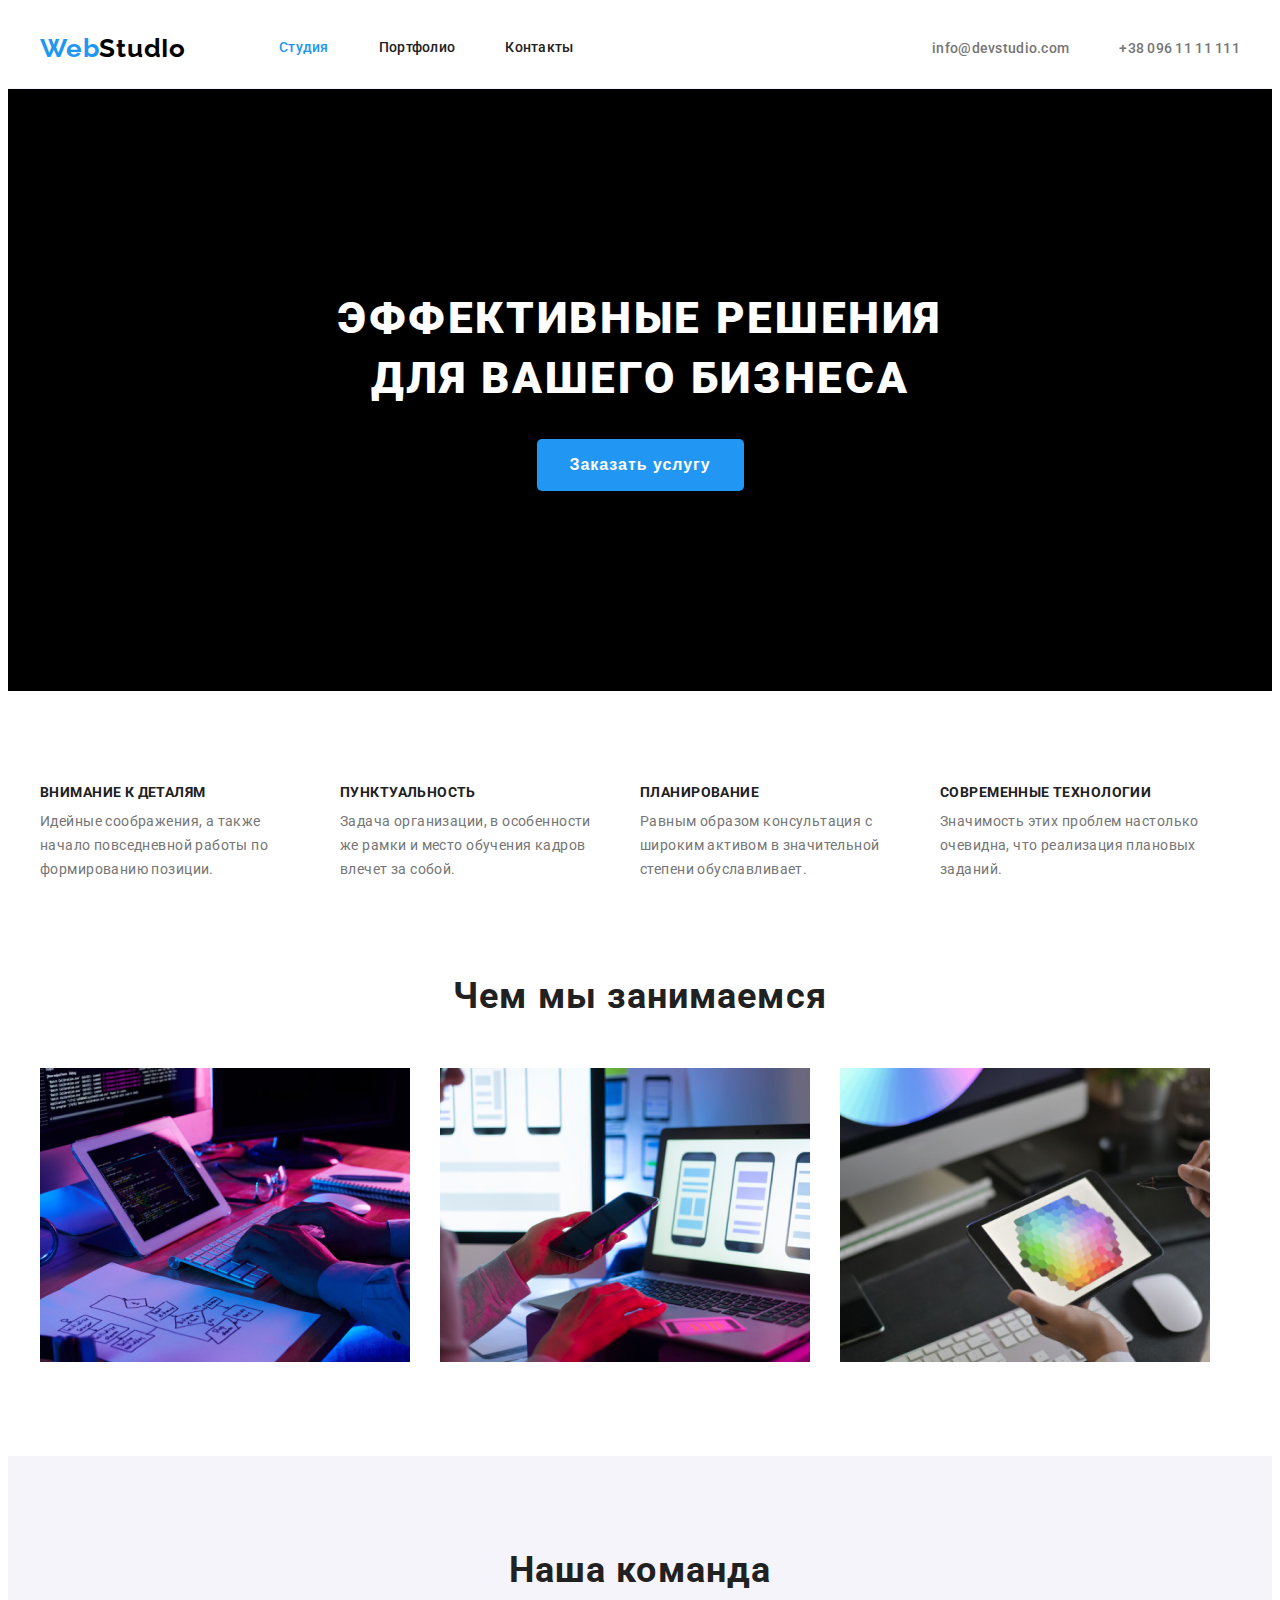
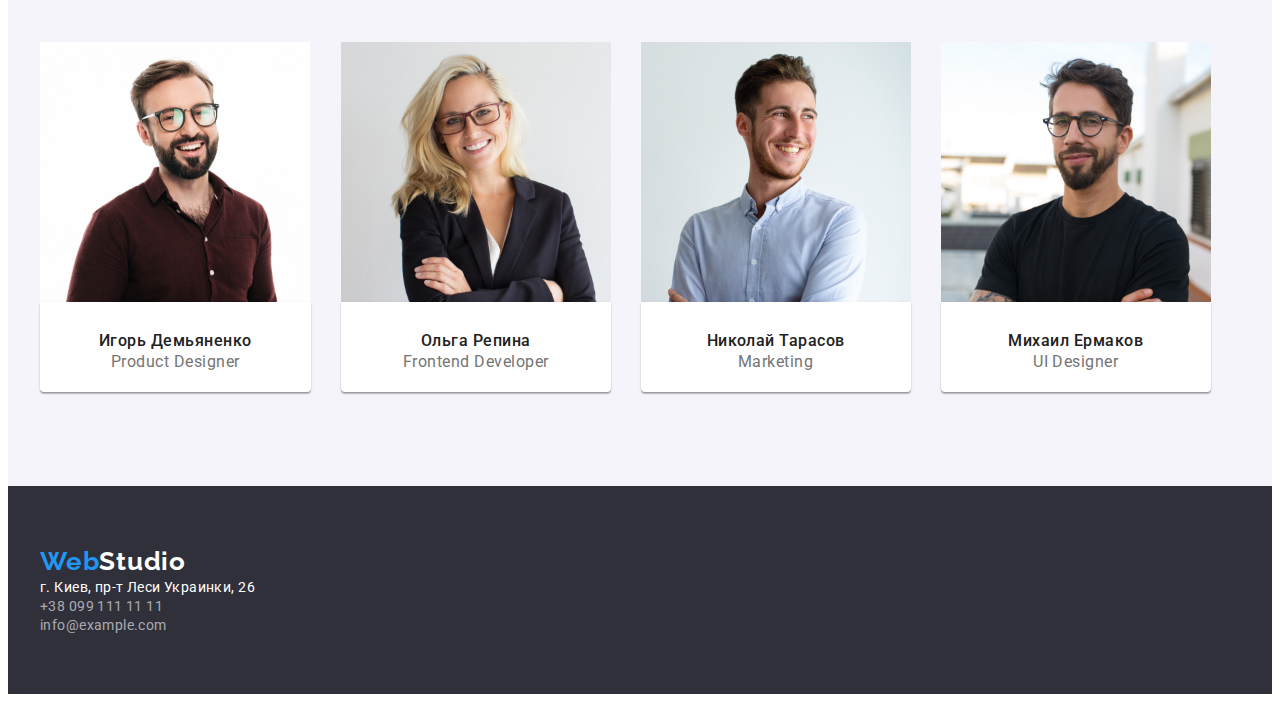
<file: index.html>
<!DOCTYPE html>
<html lang="ru">
  <head>
    <meta charset="UTF-8" />
    <meta http-equiv="X-UA-Compatible" content="IE=edge" />
    <meta name="viewport" content="width=device-width, initial-scale=1.0" />
    <title>Веб-студия</title>

    <link rel="preconnect" href="https://fonts.gstatic.com" />
    <link
      href="https://fonts.googleapis.com/css2?family=Raleway:wght@700&family=Roboto:wght@400;500;700;900&display=swap"
      rel="stylesheet"
    />
    <link
      rel="stylesheet"
      href="https://cdnjs.cloudflare.com/ajax/libs/modern-normalize/1.0.0/modern-normalize.min.css"
      integrity="sha512-ISS7cAi1PEhQ8jnbJpJZMd29NlhNj4AWYyLOSp2CE/CsHxTCu+r+t0D2yoJudVrd0/8fTVPUVDzY5Tvli75u/g=="
      crossorigin="anonymous"
    />
    <link rel="stylesheet" href="css/styles.css" />
  </head>
  <body>
    <!--Шапка сайта-->
    <header class="header page-header">
      <div class="container">
        <nav class="navigation">
          <a href="/" class="logotype link suptitle-light-theme">
            <span class="logo-item"> Web</span>StudIo
          </a>
          <ul class="navigation-list list">
            <li class="navigation-item">
              <a href="./index.html" class="navigation-link link current">
                Студия
              </a>
            </li>
            <li class="navigation-item">
              <a href="./portfolio.html" class="navigation-link link"
                >Портфолио</a
              >
            </li>
            <li class="navigation-item">
              <a href="" class="navigation-link link">Контакты</a>
            </li>
          </ul>
        </nav>

        <ul class="contacts-list list">
          <li class="item">
            <a href="mailto:info@devstudio.com" class="contacts-link link"
              >info@devstudio.com</a
            >
          </li>
          <li class="item">
            <a href="tel:+380961111111" class="contacts-link link"
              >+38 096 11 11 111</a
            >
          </li>
        </ul>
      </div>
    </header>
    <main>
      <!--Герой-->
      <section class="hero">
        <div class="container">
          <h1 class="hero-title">Эффективные решения для вашего бизнеса</h1>
          <button class="modal-btn" type="button">Заказать услугу</button>
        </div>
      </section>

      <!--Преимущества-->
      <!-- <div class="feature-set"> -->
      <section class="section">
        <div class="container">
          <h2 class="section-title visually-hidden">Преимущества</h2>
          <ul class="feature-list list">
            <li class="feature-title">
              <h3 class="title">Внимание к деталям</h3>
              <p class="description">
                Идейные соображения, а также начало повседневной работы по
                формированию позиции.
              </p>
            </li>
            <li class="feature-title">
              <h3 class="title">Пунктуальность</h3>
              <p class="description">
                Задача организации, в особенности же рамки и место обучения
                кадров влечет за собой.
              </p>
            </li>
            <li class="feature-title">
              <h3 class="title">Планирование</h3>
              <p class="description">
                Равным образом консультация с широким активом в значительной
                степени обуславливает.
              </p>
            </li>
            <li class="feature-title">
              <h3 class="title">Современные технологии</h3>
              <p class="description">
                Значимость этих проблем настолько очевидна, что реализация
                плановых заданий.
              </p>
            </li>
          </ul>
        </div>
      </section>
      <!-- </div> -->
      <!-- О себе-->

      <section class="section section-about-us">
        <div class="container">
          <h2 class="section-title">Чем мы занимаемся</h2>
          <ul class="about-list list">
            <li class="about-list-item">
              <img
                class="about-list-img"
                src="./images/work/box.1.jpg"
                alt="Мужчина набирает текст на клавиатуре"
                width="370"
              />
            </li>
            <li class="about-list-item">
              <img
                class="about-list-img"
                src="./images/work/box.2.jpg"
                alt="Девушка держит в руке смартфон  возле ноутбука"
                width="370"
              />
            </li>
            <li class="about-list-item">
              <img
                class="about-list-img"
                src="./images/work/box.3.jpg"
                alt=" В руке мужчины планшет с цветограммой "
                width="370"
              />
            </li>
          </ul>
        </div>
      </section>

      <!--Team-->
      <section class="section team">
        <div class="container">
          <h2 class="section-title">Наша команда</h2>
          <ul class="team-list list">
            <li class="image-item">
              <img
                class="fase"
                src="./images/team/img(1).jpg"
                alt=" Мужчина с бородой в очках"
                width="270"
              />
              <div class="team-list-item">
                <h3 class="title-names">Игорь Демьяненко</h3>
                <p class="subtitle" lang="en">Product Designer</p>
              </div>
            </li>
            <li class="image-item">
              <img
                class="fase"
                src="./images/team/img(2).jpg"
                alt=" Девушка со светлыми волосами в очках "
                width="270"
              />
              <div class="team-list-item">
                <h3 class="title-names">Ольга Репина</h3>
                <p class="subtitle" lang="en">Frontend Developer</p>
              </div>
            </li>
            <li class="image-item">
              <img
                class="fase"
                src="./images/team/img(3).jpg"
                alt="Мужчина улыбается и смотрит в сторону"
                width="270"
              />
              <div class="team-list-item">
                <h3 class="title-names">Николай Тарасов</h3>
                <p class="subtitle" lang="en">Marketing</p>
              </div>
            </li>
            <li class="image-item">
              <img
                class="fase"
                src="./images/team/img(4).jpg"
                alt="Мужчина с ухмылкой"
                width="270"
              />
              <div class="team-list-item">
                <h3 class="title-names">Михаил Ермаков</h3>
                <p class="subtitle" lang="en">UI Designer</p>
              </div>
            </li>
          </ul>
        </div>
      </section>
    </main>
    <!--Контакты-->
    <footer class="footer">
      <div class="container">
        <a href="/" class="logotype link suptitle-dark-theme"
          ><span class="logo-item">Web</span>Studio</a
        >
        <address class="address">
          <a
            href="https://google/maps/WysGAYoZjrtnWeG88"
            target="_blank"
            rel="noopener noreferrer"
            class="address-name link"
            >г. Киев, пр-т Леси Украинки, 26<br
          /></a>
          <a href="tel:+380991111111" class="contacts link"
            >+38 099 111 11 11<br
          /></a>

          <a href="mailto:info@example.com" lang="en" class="contacts link"
            >info@example.com</a
          >
        </address>
      </div>
    </footer>
  </body>
</html>
</file>
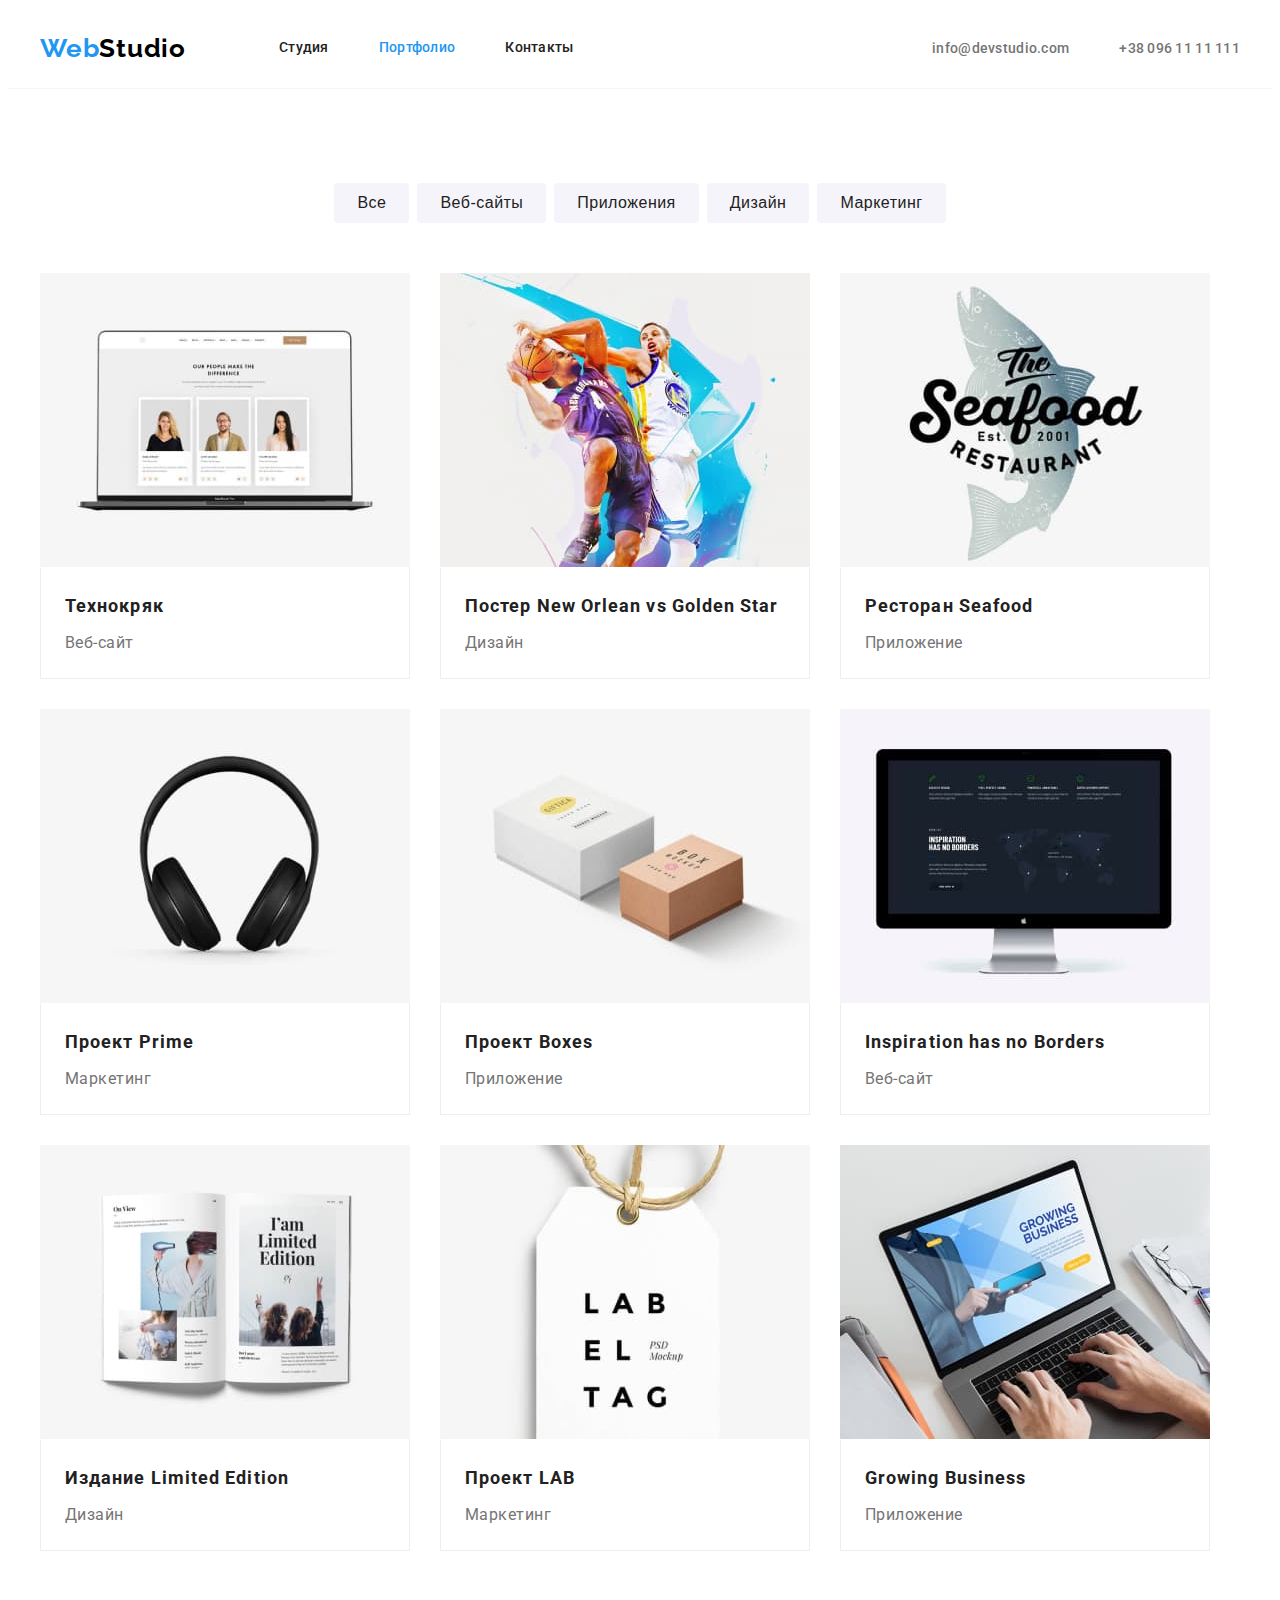
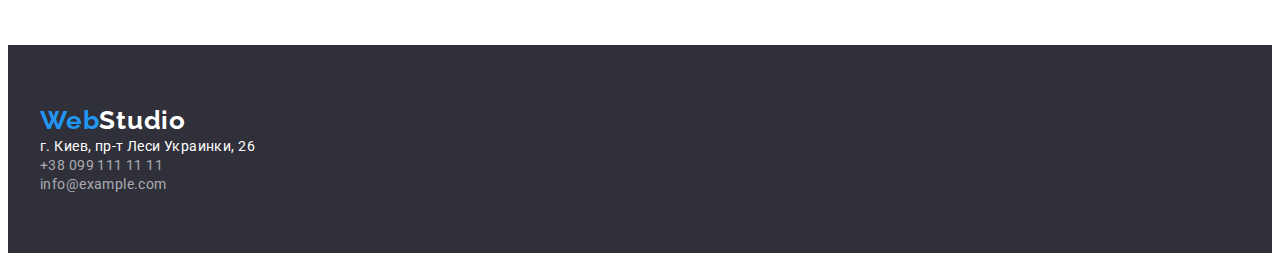
<file: portfolio.html>
<!DOCTYPE html>
<html lang="ru">
  <head>
    <meta charset="UTF-8" />
    <meta http-equiv="X-UA-Compatible" content="IE=edge" />
    <meta name="viewport" content="width=device-width, initial-scale=1.0" />
    <title>Портфолио</title>

    <link rel="preconnect" href="https://fonts.gstatic.com" />
    <link
      href="https://fonts.googleapis.com/css2?family=Raleway:wght@700&family=Roboto:wght@400;500;700;900&display=swap"
      rel="stylesheet"
    />
    <link
      rel="stylesheet"
      href="https://cdnjs.cloudflare.com/ajax/libs/modern-normalize/1.0.0/modern-normalize.min.css"
      integrity="sha512-ISS7cAi1PEhQ8jnbJpJZMd29NlhNj4AWYyLOSp2CE/CsHxTCu+r+t0D2yoJudVrd0/8fTVPUVDzY5Tvli75u/g=="
      crossorigin="anonymous"
    />
    <link rel="stylesheet" href="css/styles.css" />
  </head>
  <body>
    <!--Шапка сайта-->
    <header class="header page-header">
      <div class="container nav-container">
        <nav class="navigation">
          <a href="/" class="logotype link suptitle-light-theme">
            <span class="logo-item"> Web</span>Studio
          </a>
          <ul class="navigation-list list">
            <li class="navigation-item">
              <a href="./index.html" class="navigation-link link"> Студия </a>
            </li>
            <li class="navigation-item">
              <a href="./portfolio.html" class="navigation-link link current"
                >Портфолио</a
              >
            </li>
            <li class="navigation-item">
              <a href="" class="navigation-link link">Контакты</a>
            </li>
          </ul>
        </nav>
        <ul class="contacts-list list">
          <li class="item">
            <a href="mailto:info@devstudio.com" class="contacts-link link"
              >info@devstudio.com</a
            >
          </li>
          <li class="item">
            <a href="tel:+380961111111" class="contacts-link link"
              >+38 096 11 11 111</a
            >
          </li>
        </ul>
      </div>
    </header>
    <main>
      <!--Герой-->
      <section class="filter-button">
        <div class="container filter-set">
          <h1 class="visually-hidden">Портфолио</h1>
          <ul class="filter list">
            <li class="filter-item">
              <button class="modal-button" type="button">Все</button>
            </li>
            <li class="filter-item">
              <button class="modal-button" type="button">Веб-сайты</button>
            </li>
            <li class="filter-item">
              <button class="modal-button" type="button">Приложения</button>
            </li>
            <li class="filter-item">
              <button class="modal-button" type="button">Дизайн</button>
            </li>
            <li class="filter-item">
              <button class="modal-button" type="button">Маркетинг</button>
            </li>
          </ul>
        </div>
      </section>
      <section class="works">
        <div class="container">
          <h1 class="visually-hidden">Галерея работ</h1>
          <ul class="works-list list">
            <li class="works-list-item">
              <img
                src="./images/Gallery-of-works/img5.jpg"
                alt="Открытый ноутбук, на котором открыта вкладка сайта"
                width="370"
              />
              <div class="card-content">
                <h2 class="works-title">Технокряк</h2>
                <p class="works-description">Веб-сайт</p>
              </div>
            </li>
            <li class="works-list-item">
              <img
                src="./images/Gallery-of-works/img6.jpg"
                alt="Два баскетболиста в игре"
                width="370"
              />
              <div class="card-content">
                <h2 class="works-title" lang="en">
                  Постер New Orlean vs Golden Star
                </h2>
                <p class="works-description">Дизайн</p>
              </div>
            </li>
            <li class="works-list-item">
              <img
                src="./images/Gallery-of-works/img7.jpg"
                alt="Логотип ресторана The Seafood"
                width="370"
              />
              <div class="card-content">
                <h2 class="works-title">Ресторан Seafood</h2>
                <p class="works-description">Приложение</p>
              </div>
            </li>
            <li class="works-list-item">
              <img
                src="./images/Gallery-of-works/img8.jpg"
                alt="Наушники"
                width="370"
              />
              <div class="card-content">
                <h2 class="works-title">Проект Prime</h2>
                <p class="works-description">Маркетинг</p>
              </div>
            </li>
            <li class="works-list-item">
              <img
                src="./images/Gallery-of-works/img9.jpg"
                alt="Две коробки сложены в фигуру прямоугольника"
                width="370"
              />
              <div class="card-content">
                <h2 class="works-title">Проект Boxes</h2>
                <p class="works-description">Приложение</p>
              </div>
            </li>
            <li class="works-list-item">
              <img
                src="./images/Gallery-of-works/img10.jpg"
                alt="Монитор"
                width="370"
              />
              <div class="card-content">
                <h2 class="works-title" lang="en">
                  Inspiration has no Borders
                </h2>
                <p class="works-description">Веб-сайт</p>
              </div>
            </li>
            <li class="works-list-item">
              <img
                src="./images/Gallery-of-works/img11.jpg"
                alt="Открытая книга"
                width="370"
              />
              <div class="card-content">
                <h2 class="works-title">Издание Limited Edition</h2>
                <p class="works-description">Дизайн</p>
              </div>
            </li>
            <li class="works-list-item">
              <img
                src="./images/Gallery-of-works/img12.jpg"
                alt="Ярлык"
                width="370"
              />
              <div class="card-content">
                <h2 class="works-title">Проект LAB</h2>
                <p class="works-description">Маркетинг</p>
              </div>
            </li>
            <li class="works-list-item">
              <img
                src="./images/Gallery-of-works/img13.jpg"
                alt="Мужчина набирает текст на клавиатуре ноутбука"
                width="370"
              />
              <div class="card-content">
                <h2 class="works-title">Growing Business</h2>
                <p class="works-description">Приложение</p>
              </div>
            </li>
          </ul>
        </div>
      </section>
    </main>

    <!--Контакты-->
    <footer class="footer">
      <div class="container footer-set">
        <a href="/" class="logotype link suptitle-dark-theme"
          ><span class="logo-item">Web</span>Studio</a
        >
        <address class="address">
          <a
            href="https://google/maps/WysGAYoZjrtnWeG88"
            target="_blank"
            rel="noopener noreferrer"
            class="address-name link"
            >г. Киев, пр-т Леси Украинки, 26<br
          /></a>
          <a href="tel:+380991111111" class="contacts link"
            >+38 099 111 11 11<br
          /></a>

          <a href="mailto:info@example.com" lang="en" class="contacts link"
            >info@example.com</a
          >
        </address>
      </div>
    </footer>
  </body>
</html>
</file>
<file: css/styles.css>
:root {
  --main-font: "Roboto", sans-serif;
  --secondary-font: "Raleway", sans-serif;
  --accent-color: #2196f3;
  --primary-white-color: #ffffff;
  --secondary-bg-color: #f5f4fa;
}
body {
  font-family: var(--main-font);
  color: #212121;
}
h1,
h2,
h3,
h4,
h5,
h6,
p {
  margin: 0;
}

ul,
ol {
  margin: 0;
  padding: 0;
}

img {
  display: block;
}

.link {
  text-decoration: none;
}
.list {
  list-style: none;
}
.address {
  font-style: normal;
}
.visually-hidden {
  position: absolute !important;
  clip: rect(1px 1px 1px 1px); /* IE6, IE7 */
  clip: rect(1px, 1px, 1px, 1px);
  padding: 0 !important;
  border: 0 !important;
  height: 1px !important;
  width: 1px !important;
  overflow: hidden;
}
.container {
  width: 1200px;
  margin: 0 auto;
  padding-left: 15px;
  padding-right: 15px;
}
/* ======COMPONENTS======= */
.title {
  margin-bottom: 10px;
  font-weight: 700;
  font-size: 14px;
  line-height: 1.14;
  letter-spacing: 0.03em;
  text-transform: uppercase;
}
.description {
  font-weight: 400;
  font-size: 14px;
  line-height: 1.71;

  letter-spacing: 0.03em;

  color: #757575;
}
.section {
  padding: 94px 0px;
}
.section.section-about-us {
  padding: 0 0 94px 0;
}

.section-title {
  margin-bottom: 50px;
  font-weight: 700;
  font-size: 36px;
  line-height: 1.16;
  text-align: center;
  letter-spacing: 0.03em;
}

.title-names {
  margin-bottom: 10px;
  font-weight: 500;
  font-size: 16px;
  line-height: 1.18;

  text-align: center;
  letter-spacing: 0.03em;
}
.subtitle {
  font-weight: 400;
  font-size: 16px;
  line-height: 1.18px;

  text-align: center;
  letter-spacing: 0.03em;

  color: #757575;
}
.suptitle-light-theme {
  color: #000000;
}
.suptitle-dark-theme {
  color: #ffffff;
}
/* =====END COMPONENTS===== */
/* =========SITE-NAV================ */

/* nav-container */
.page-header {
  border-bottom: 1px solid #f5f4fa;
}
.header .container {
  display: flex;
  align-items: center;
}
.navigation {
  display: flex;
  align-items: center;
}
.logo-item {
  color: var(--accent-color);
}
.logotype {
  font-family: var(--secondary-font);
  font-weight: 700;
  font-size: 26px;
  line-height: 1.19;

  letter-spacing: 0.03em;
}

.navigation-list {
  display: flex;
  align-items: center;
  margin-left: 93px;
}

.navigation-list .navigation-item + .navigation-item {
  margin-left: 50px;
}
.navigation-link {
  display: block;

  padding-top: 32px;
  padding-bottom: 32px;
  font-weight: 500;
  font-size: 14px;
  line-height: 1.14;
  letter-spacing: 0.02em;

  color: #212121;
}
.navigation-link:hover,
.navigation-link:focus {
  color: var(--accent-color);
}
.navigation-list .current {
  color: var(--accent-color);
}

.contacts-list {
  display: flex;
  margin-left: auto;
}
.contacts-list .item + .item {
  margin-left: 50px;
}
.contacts-link {
  padding-top: 32px;
  padding-bottom: 32px;
  font-weight: 500;
  font-size: 14px;
  line-height: 1.14;
  letter-spacing: 0.02em;

  color: #757575;
}
.contacts-link:hover,
.contacts-link:focus {
  color: var(--accent-color);
}
/* =====END SITE-NAV====== */
/* ==========HERO============ */
.hero {
  padding: 200px 0;
  text-align: center;
  background-color: #000000;
  /* background-attachment: fixed; */
}

.hero-title {
  font-weight: 900;
  font-size: 44px;
  line-height: 1.36;

  text-align: center;
  letter-spacing: 0.06em;
  text-transform: uppercase;

  color: #ffffff;
  max-width: 700px;
  margin: 0 auto;
}
.modal-btn {
  display: inline-block;
  border-radius: 5px;
  border: 1px solid transparent;
  margin-top: 30px;
  padding: 10px 32px;
  min-width: 200px;
  font-weight: 700;
  font-size: 16px;
  line-height: 1.87;
  text-align: center;
  letter-spacing: 0.06em;
  background: var(--accent-color);
  color: #ffffff;
  cursor: pointer;
}
/* ====END HERO===== */

/* =============ПРЕИМУЩЕСТВА================ */

.feature-list {
  display: flex;
}
.feature-title {
  /* width: calc((100%-90px)/4); */
  width: 270px;
  margin-right: 30px;
}
.feature-title:nth-child(4n) {
  margin-right: 0;
}

/*============= END ПРЕИМУЩЕСТВА============== */
/* ========О СЕБЕ======= */

.about-list {
  display: flex;
}
.about-list-item {
  margin-right: 30px;
}
.about-list-item:nth-child(3n) {
  margin-right: 0;
}
/*============= END О СЕБЕ================ */
/*======== КОМАНДА======= */
.team {
  background-color: var(--secondary-bg-color);
}
.team-list {
  display: flex;
}
.team-list-item {
  background-color: #ffffff;
  padding: 30px 59px 30px 59px;
  box-shadow: 0px 1px 3px rgba(0, 0, 0, 0.12), 0px 1px 1px rgba(0, 0, 0, 0.14),
    0px 2px 1px rgba(0, 0, 0, 0.2);
  border-radius: 0px 0px 4px 4px;
}

.image-item {
  margin-right: 30px;

  display: flex;
  flex-direction: column;
}
.image-item:nth-child(4n) {
  margin-right: 0;
}
.title-names {
  margin-bottom: 10px;
}

/* ===========END КОМАНДА=========== */
/* ======ПОДВАЛ===== */
.footer {
  margin-bottom: 0;
  margin-top: 0;
  padding: 60px 0px 60px 0px;
  background-color: #2f303a;
}

.suptitle-dark-theme {
  margin-bottom: 20px;
}
.address-name {
  margin-bottom: 9px;
  font-weight: 400;
  font-size: 14px;
  line-height: 1.71px;

  letter-spacing: 0.03em;
  color: #ffffff;
}

.contacts {
  margin-bottom: 6px;
  font-weight: normal;
  font-size: 14px;
  line-height: 1.71px;

  letter-spacing: 0.03em;

  color: rgba(255, 255, 255, 0.6);
}
/* ====== END ПОДВАЛ */
/* ========PORTFOLIO.CSS======= */
.filter {
  display: flex;
  align-items: center;
  justify-content: center;
}
.filter-button {
  margin-left: auto;
  margin-right: auto;
  padding: 94px 0 50px 0;
}
.filter-item {
  margin-right: 8px;
}
.filter-item:nth-child(5n) {
  margin-right: 0;
}

.modal-button {
  border: 1px solid transparent;
  border-radius: 4px;
  padding: 6px 22px 6px 22px;
  background-color: #f5f4fa;
  font-weight: 500;
  font-size: 16px;
  line-height: 1.62;

  text-align: center;
  letter-spacing: 0.03em;
  color: #212121;
}

.modal-button:hover,
.modal-button:focus {
  color: #ffffff;
  background: var(--accent-color);
  cursor: pointer;
}
.works {
  padding-bottom: 94px;
}
.works-list {
  display: flex;
  flex-wrap: wrap;
}
.card-content {
  padding: 20px 24px;
  border: 1px solid #eeeeee;
}
.works-list-item > .card-content {
  border-top: 1px solid transparent;
}

.works-title {
  margin-bottom: 4px;
  font-weight: 700;
  font-size: 18px;
  line-height: 2;

  letter-spacing: 0.06em;
}
.works-list-item {
  margin-right: 30px;
  margin-bottom: 30px;
}
.works-list-item:nth-child(3n) {
  margin-right: 0;
}
/* .works-list-item:not(:nth-child(3n)) {
  margin-right: 30px;
}  */
.works-list-item:nth-last-child(-n + 3) {
  margin-bottom: 0;
}
/* .works-list-item:not(:nth-last-child(-n+3)) {
  margin-bottom: 30px;
} */
.works-description {
  font-weight: 400;
  font-size: 16px;
  line-height: 1.87;

  letter-spacing: 0.03em;

  color: #757575;
}
</file>
